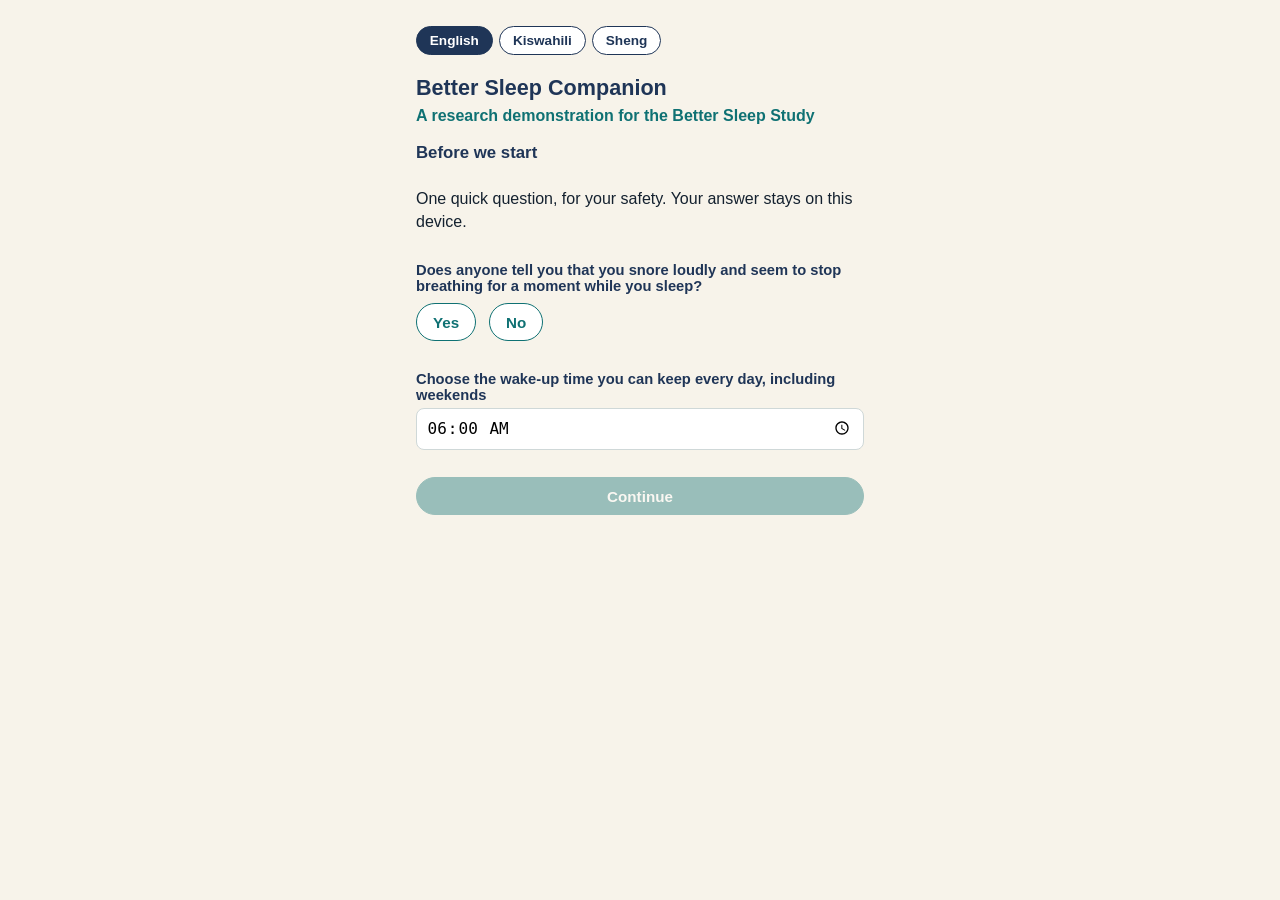
<file: index.html>
<!doctype html>
<html lang="en">
<head>
<meta charset="utf-8">
<title>Better Sleep Companion (research demo)</title>
<meta name="description" content="Research demonstration of a CBT-I companion app for the Better Sleep Study, Busara Center for Behavioral Economics.">
<meta name="viewport" content="width=device-width, initial-scale=1, viewport-fit=cover">
<meta name="theme-color" content="#0F7173">
<link rel="manifest" href="manifest.json">
<link rel="icon" href="icons/icon-192.png">
<link rel="apple-touch-icon" href="icons/icon-192.png">
<link rel="stylesheet" href="css/style.css">
</head>
<body>
<main id="app" class="app"></main>
<nav id="bottomnav" class="bottomnav hidden"></nav>
<div id="safetygate" class="safetygate hidden"></div>
<script type="module" src="js/app.js"></script>
</body>
</html>
</file>
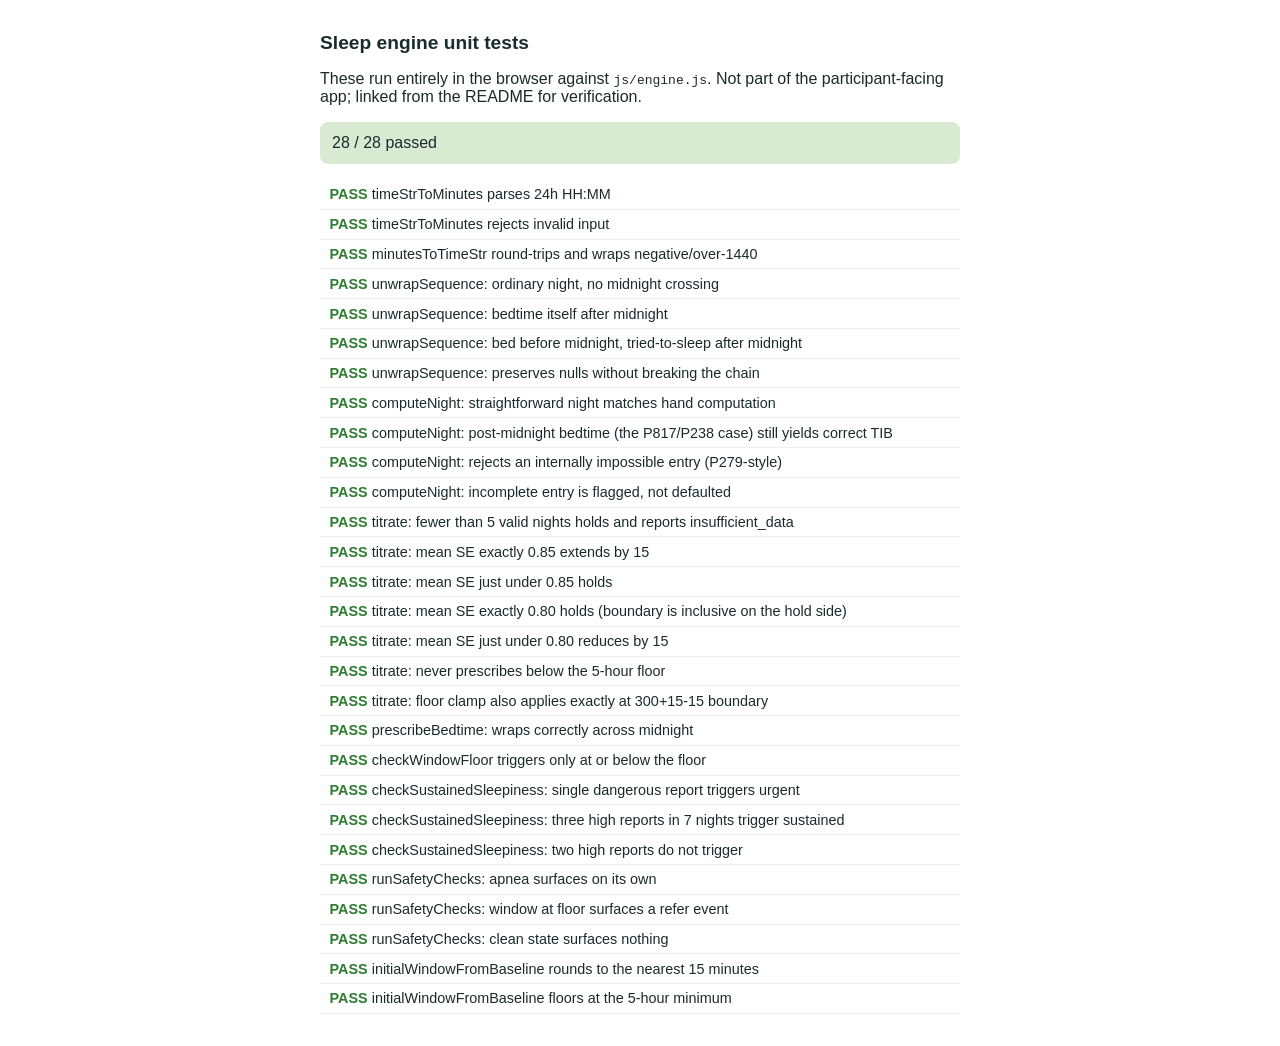
<file: tests.html>
<!doctype html>
<html lang="en">
<head>
<meta charset="utf-8">
<title>Engine tests - CBT-I companion demo</title>
<meta name="viewport" content="width=device-width, initial-scale=1">
<meta name="robots" content="noindex">
<style>
  body { font-family: -apple-system, Segoe UI, Roboto, sans-serif; max-width: 640px; margin: 2rem auto; padding: 0 1rem; color: #1a2b2b; }
  h1 { font-size: 1.2rem; }
  .summary { font-size: 1rem; margin: 1rem 0; padding: 0.75rem; border-radius: 8px; }
  .summary.ok { background: #d9ead3; }
  .summary.fail { background: #fce5cd; }
  ul { list-style: none; padding: 0; }
  li { padding: 0.4rem 0.6rem; border-bottom: 1px solid #eee; font-size: 0.9rem; }
  .pass::before { content: "PASS  "; color: #2e7d32; font-weight: bold; }
  .fail::before { content: "FAIL  "; color: #b71c1c; font-weight: bold; }
  .error { color: #b71c1c; display: block; margin-top: 0.2rem; font-family: monospace; font-size: 0.8rem; }
</style>
</head>
<body>
<h1>Sleep engine unit tests</h1>
<p>These run entirely in the browser against <code>js/engine.js</code>. Not part of the participant-facing app; linked from the README for verification.</p>
<div id="summary" class="summary">Running...</div>
<ul id="results"></ul>
<script type="module">
  import { results } from './js/engine.test.js';
  const summary = document.getElementById('summary');
  const list = document.getElementById('results');
  const passCount = results.filter(r => r.pass).length;
  summary.textContent = `${passCount} / ${results.length} passed`;
  summary.className = 'summary ' + (passCount === results.length ? 'ok' : 'fail');
  for (const r of results) {
    const li = document.createElement('li');
    li.className = r.pass ? 'pass' : 'fail';
    li.textContent = r.name;
    if (!r.pass) {
      const span = document.createElement('span');
      span.className = 'error';
      span.textContent = r.error;
      li.appendChild(span);
    }
    list.appendChild(li);
  }
</script>
</body>
</html>
</file>
<file: css/style.css>
/* Phone-first (360px baseline). Palette matches the session decks:
   field_work/main_intervention/slides/config_colors.tex */
:root {
  --navyy: #1F3557;
  --teal: #0F7173;
  --prettyteal: #17A398;
  --midgreen: #4A7C59;
  --green: #2E8B57;
  --maroon: #7A1F2B;
  --gold: #C9A227;
  --darkteal: #0B5354;
  --lightsand: #F7F3EA;
  --lightteal: #E2F0EF;
  --lightgold: #FAF3DC;
  --midgray: #6B6B6B;
  --ink: #14212f;
  --radius: 12px;
}

* { box-sizing: border-box; }

html, body {
  margin: 0;
  padding: 0;
  background: var(--lightsand);
  color: var(--ink);
  font-family: -apple-system, BlinkMacSystemFont, "Segoe UI", Roboto, sans-serif;
  font-size: 16px;
  overflow-x: hidden;
}

.app {
  max-width: 480px;
  margin: 0 auto;
  padding: 1rem 1rem 5.5rem 1rem;
  min-height: 100vh;
}

h1 {
  font-size: 1.35rem;
  color: var(--navyy);
  margin: 0.2rem 0 0.6rem 0;
}

h2 {
  font-size: 1.05rem;
  color: var(--navyy);
  margin: 0 0 0.5rem 0;
}

p { line-height: 1.45; }
.tagline { color: var(--teal); font-weight: 600; margin-top: -0.4rem; }
.muted { color: var(--midgray); font-size: 0.92rem; }
.muted.small { font-size: 0.8rem; }
.warn { color: var(--maroon); font-weight: 600; }
.section-label { color: var(--teal); font-weight: 700; text-transform: uppercase; font-size: 0.78rem; letter-spacing: 0.03em; margin: 1.2rem 0 0.4rem 0; }

.callout {
  background: var(--lightteal);
  border: 1px solid var(--prettyteal);
  border-radius: var(--radius);
  padding: 0.9rem 1rem;
  margin: 0.9rem 0;
}

.screen { display: flex; flex-direction: column; }

.field { margin: 0.8rem 0; display: flex; flex-direction: column; gap: 0.3rem; }
.field label { font-weight: 600; font-size: 0.92rem; color: var(--navyy); }

input[type="time"], input[type="number"], input[type="password"], input[type="text"], textarea {
  font-size: 1rem;
  padding: 0.55rem 0.6rem;
  border: 1px solid #cfd8d8;
  border-radius: 8px;
  background: #fff;
  width: 100%;
}

fieldset {
  border: 1px solid #d8d2c2;
  border-radius: var(--radius);
  margin: 0.9rem 0;
  padding: 0.7rem 0.8rem;
}
legend { font-weight: 700; color: var(--navyy); font-size: 0.92rem; padding: 0 0.3rem; }
label.checkbox, label.radio {
  display: flex;
  align-items: flex-start;
  gap: 0.5rem;
  padding: 0.35rem 0;
  font-size: 0.92rem;
}

.btn {
  display: inline-block;
  padding: 0.6rem 1rem;
  border-radius: 999px;
  border: 1.5px solid var(--teal);
  background: #fff;
  color: var(--teal);
  font-weight: 700;
  font-size: 0.95rem;
  cursor: pointer;
  margin: 0.25rem 0.3rem 0.25rem 0;
}
.btn.primary { background: var(--teal); color: #fff; }
.btn.wide { display: block; width: 100%; text-align: center; margin: 0.9rem 0 0.3rem 0; }
.btn.danger { border-color: var(--maroon); color: var(--maroon); }
.btn.selected { background: var(--gold); border-color: var(--gold); color: var(--navyy); }
.btn:disabled { opacity: 0.4; cursor: not-allowed; }

.yesno { display: flex; gap: 0.5rem; }

.lang-toggle { display: flex; gap: 0.4rem; margin: 0.6rem 0 1rem 0; flex-wrap: wrap; }
.langbtn {
  padding: 0.4rem 0.8rem;
  border-radius: 999px;
  border: 1.5px solid var(--navyy);
  background: #fff;
  color: var(--navyy);
  font-weight: 600;
  font-size: 0.85rem;
  cursor: pointer;
}
.langbtn.active { background: var(--navyy); color: #fff; }

.topic-btn { display: block; width: 100%; text-align: left; margin: 0.35rem 0; border-color: var(--prettyteal); color: var(--darkteal); }
.example-btn {
  display: flex;
  align-items: center;
  gap: 0.6rem;
  width: 100%;
  text-align: left;
  margin: 0.35rem 0;
  border-color: var(--gold);
  color: var(--navyy);
  background: var(--lightgold);
  font-size: 0.9rem;
  padding: 0.4rem 0.7rem;
}
.example-icon { flex: none; line-height: 0; }
.example-icon svg { display: block; border-radius: 8px; }
.example-label { flex: 1; }

.badge { display: inline-block; font-size: 0.72rem; font-weight: 700; text-transform: uppercase; letter-spacing: 0.02em; padding: 0.2rem 0.55rem; border-radius: 999px; margin-bottom: 0.5rem; }
.badge.personalized { background: var(--lightteal); color: var(--darkteal); border: 1px solid var(--prettyteal); }
.badge.general { background: #eee; color: var(--midgray); border: 1px solid #ccc; }

.response-card {
  background: var(--lightgold);
  border: 1px solid var(--gold);
  border-radius: var(--radius);
  padding: 0.8rem 1rem;
  margin-top: 0.7rem;
  line-height: 1.5;
}

.window-card {
  background: #fff;
  border: 2px solid var(--teal);
  border-radius: var(--radius);
  padding: 1rem;
  margin: 0.8rem 0;
}
.window-row { display: flex; justify-content: space-between; padding: 0.35rem 0; font-size: 1rem; }
.window-row strong { color: var(--navyy); }

.session-card {
  background: #fff;
  border: 1px solid #d8d2c2;
  border-radius: var(--radius);
  padding: 0.7rem 1rem;
  margin: 0.6rem 0;
}
.session-card summary { font-weight: 700; color: var(--navyy); cursor: pointer; }
.session-card ul { padding-left: 1.1rem; }
.session-card li { margin: 0.4rem 0; line-height: 1.4; }
.session-card .commitment { font-style: italic; color: var(--teal); margin-top: 0.6rem; }

.bottomnav {
  position: fixed;
  bottom: 0; left: 0; right: 0;
  display: flex;
  background: #fff;
  border-top: 1px solid #d8d2c2;
  z-index: 40;
  max-width: 480px;
  margin: 0 auto;
}
.bottomnav.hidden { display: none; }
.navbtn {
  flex: 1;
  border: none;
  background: none;
  padding: 0.7rem 0.2rem;
  font-size: 0.72rem;
  font-weight: 700;
  color: var(--midgray);
  cursor: pointer;
}
.navbtn.active { color: var(--teal); border-top: 3px solid var(--teal); }

.safetygate {
  position: fixed;
  inset: 0;
  background: rgba(20, 33, 47, 0.72);
  display: flex;
  align-items: center;
  justify-content: center;
  z-index: 100;
  padding: 1rem;
}
.safetygate.hidden { display: none; }
.gate-card {
  background: #fff;
  border-radius: var(--radius);
  border-top: 6px solid var(--maroon);
  max-width: 420px;
  width: 100%;
  padding: 1.2rem 1.2rem 1rem 1.2rem;
  max-height: 85vh;
  overflow-y: auto;
}
.gate-card h2 { color: var(--maroon); }

@media (max-width: 359px) {
  .app { padding: 0.7rem 0.7rem 5.5rem 0.7rem; }
}
</file>
